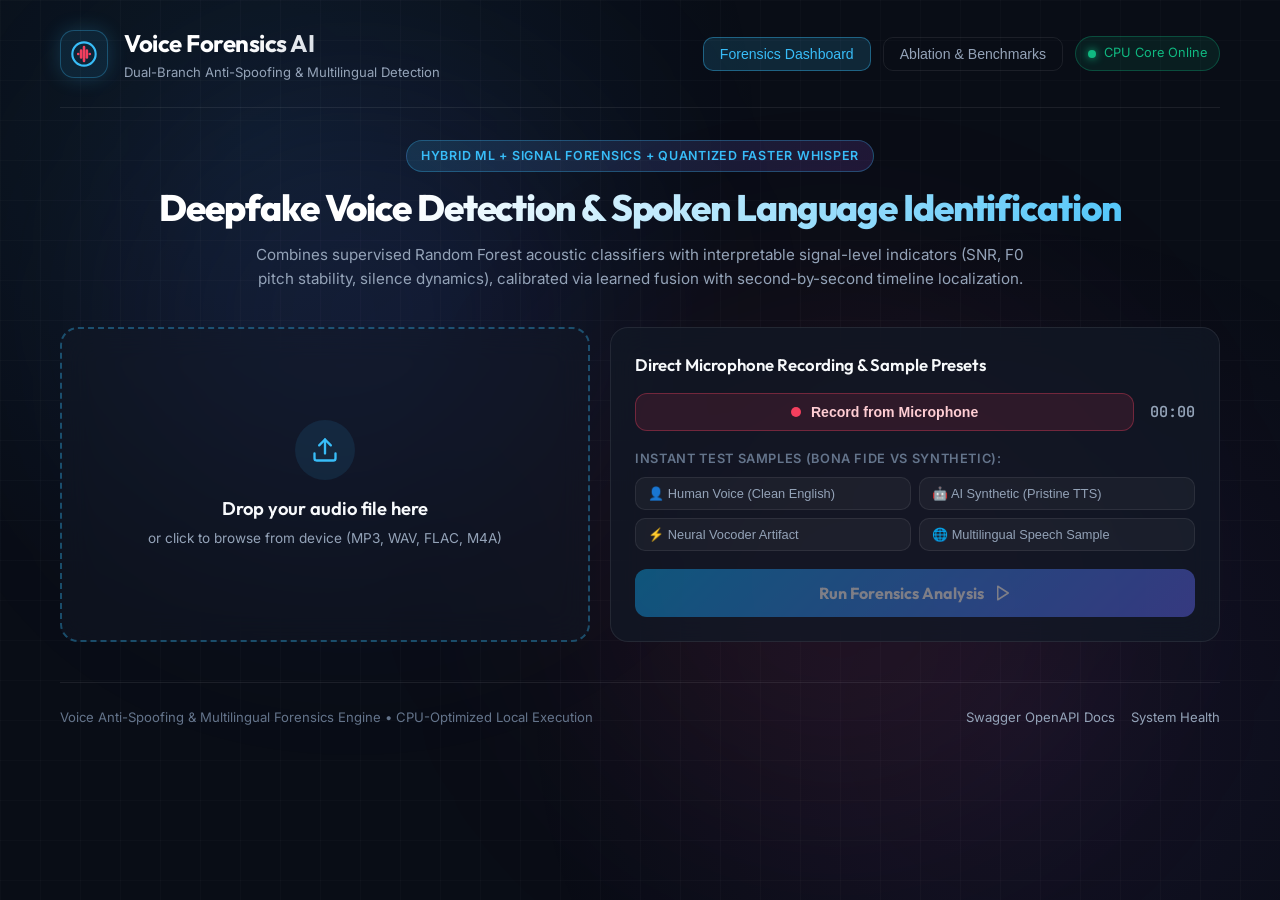
<file: static/index.html>
<!DOCTYPE html>
<html lang="en">

<head>
    <meta charset="UTF-8">
    <meta name="viewport" content="width=device-width, initial-scale=1.0">
    <title>Voice Anti-Spoofing & Multilingual Forensics AI</title>
    <meta name="description"
        content="Lightweight dual-branch voice forensics system combining supervised machine learning, interpretable signal acoustics, learned fusion, and multilingual language identification.">
    <link rel="preconnect" href="https://fonts.googleapis.com">
    <link rel="preconnect" href="https://fonts.gstatic.com" crossorigin>
    <link href="https://fonts.googleapis.com/css2?family=Inter:wght@300;400;500;600;700;800&family=JetBrains+Mono:wght@400;500;600&family=Outfit:wght@500;600;700;800&display=swap"
        rel="stylesheet">
    <link rel="stylesheet" href="/static/styles.css">
</head>

<body>
    <!-- Dynamic Ambient Glowing Backgrounds -->
    <div class="bg-gradient"></div>
    <div class="bg-grid"></div>
    <div class="bg-glow bg-glow-1"></div>
    <div class="bg-glow bg-glow-2"></div>

    <div class="container">
        <!-- Header -->
        <header class="header">
            <div class="logo">
                <div class="logo-icon-wrapper">
                    <svg class="logo-icon" viewBox="0 0 24 24" fill="none" xmlns="http://www.w3.org/2000/svg">
                        <path d="M12 2C6.48 2 2 6.48 2 12C2 17.52 6.48 22 12 22C17.52 22 22 17.52 22 12C22 6.48 17.52 2 12 2Z"
                            stroke="url(#grad1)" stroke-width="1.8" />
                        <path d="M7 12V12.01M9.5 9V15M12 6V18M14.5 9V15M17 12V12.01"
                            stroke="url(#grad2)" stroke-width="2.2" stroke-linecap="round" />
                        <defs>
                            <linearGradient id="grad1" x1="2" y1="2" x2="22" y2="22">
                                <stop offset="0%" stop-color="#38bdf8" />
                                <stop offset="100%" stop-color="#818cf8" />
                            </linearGradient>
                            <linearGradient id="grad2" x1="7" y1="6" x2="17" y2="18">
                                <stop offset="0%" stop-color="#f43f5e" />
                                <stop offset="100%" stop-color="#a855f7" />
                            </linearGradient>
                        </defs>
                    </svg>
                </div>
                <div>
                    <h1 class="logo-title">Voice Forensics AI</h1>
                    <p class="logo-subtitle">Dual-Branch Anti-Spoofing & Multilingual Detection</p>
                </div>
            </div>
            <div class="header-actions">
                <button class="nav-tab active" id="tabForensics">Forensics Dashboard</button>
                <button class="nav-tab" id="tabAblation">Ablation & Benchmarks</button>
                <div class="status-badge" id="apiStatusBadge">
                    <span class="status-dot"></span>
                    <span class="status-text">CPU Core Online</span>
                </div>
            </div>
        </header>

        <!-- FORENSICS VIEW -->
        <main id="forensicsView">
            <!-- Hero -->
            <section class="hero">
                <div class="hero-chip">Hybrid ML + Signal Forensics + Quantized Faster Whisper</div>
                <h2 class="hero-title">Deepfake Voice Detection & Spoken Language Identification</h2>
                <p class="hero-subtitle">
                    Combines supervised Random Forest acoustic classifiers with interpretable signal-level indicators
                    (SNR, F0 pitch stability, silence dynamics), calibrated via learned fusion with second-by-second timeline localization.
                </p>
            </section>

            <!-- Audio Input Panel -->
            <section class="input-grid">
                <!-- Drop & File Upload Card -->
                <div class="card upload-card" id="uploadArea">
                    <input type="file" id="audioFileInput" accept="audio/*,.wav,.mp3,.flac,.m4a,.ogg" hidden>
                    <div class="upload-inner">
                        <div class="upload-icon-circle">
                            <svg viewBox="0 0 24 24" fill="none" stroke="currentColor" stroke-width="2" stroke-linecap="round" stroke-linejoin="round">
                                <path d="M21 15v4a2 2 0 0 1-2 2H5a2 2 0 0 1-2-2v-4"></path>
                                <polyline points="17 8 12 3 7 8"></polyline>
                                <line x1="12" y1="3" x2="12" y2="15"></line>
                            </svg>
                        </div>
                        <h3 class="upload-heading">Drop your audio file here</h3>
                        <p class="upload-desc">or click to browse from device (MP3, WAV, FLAC, M4A)</p>
                    </div>

                    <div class="file-loaded-banner" id="fileLoadedBanner" style="display: none;">
                        <div class="file-info-col">
                            <span class="file-name-text" id="loadedFileName">sample.wav</span>
                            <span class="file-size-text" id="loadedFileSize">0.0 MB</span>
                        </div>
                        <button class="btn-icon-clear" id="btnClearFile" title="Clear selection">✕</button>
                    </div>
                </div>

                <!-- Record & Presets Card -->
                <div class="card tools-card">
                    <h3 class="tools-title">Direct Microphone Recording & Sample Presets</h3>
                    <div class="mic-recorder-box">
                        <button class="btn-mic" id="btnRecordMic">
                            <span class="mic-dot"></span>
                            <span id="recordBtnText">Record from Microphone</span>
                        </button>
                        <span class="record-timer" id="recordTimer">00:00</span>
                    </div>

                    <div class="presets-section">
                        <label class="presets-label">Instant Test Samples (Bona Fide vs Synthetic):</label>
                        <div class="presets-grid">
                            <button class="btn-preset" data-preset="human_clean">👤 Human Voice (Clean English)</button>
                            <button class="btn-preset" data-preset="ai_synth">🤖 AI Synthetic (Pristine TTS)</button>
                            <button class="btn-preset" data-preset="ai_vocoder">⚡ Neural Vocoder Artifact</button>
                            <button class="btn-preset" data-preset="human_conv">🌐 Multilingual Speech Sample</button>
                        </div>
                    </div>

                    <button class="btn-analyze-action" id="btnAnalyze" disabled>
                        <span>Run Forensics Analysis</span>
                        <svg viewBox="0 0 24 24" fill="none" stroke="currentColor" stroke-width="2" stroke-linecap="round" stroke-linejoin="round">
                            <polygon points="5 3 19 12 5 21 5 3"></polygon>
                        </svg>
                    </button>
                </div>
            </section>

            <!-- Loading Spinner State -->
            <div class="loading-state-card card" id="loadingCard" style="display: none;">
                <div class="forensics-loader">
                    <div class="loader-pulse"></div>
                    <div class="loader-ring"></div>
                </div>
                <h3 class="loading-state-title">Processing Dual-Branch Forensics Pipeline...</h3>
                <p class="loading-state-desc" id="loadingStatusDesc">Extracting 44-dim acoustic features, estimating SNR/F0, and running Faster Whisper language identification</p>
            </div>

            <!-- RESULTS DASHBOARD -->
            <section class="results-container" id="resultsSection" style="display: none;">
                <!-- Main Verdict Banner -->
                <div class="card verdict-card" id="verdictCard">
                    <div class="verdict-primary">
                        <div class="verdict-pill" id="verdictPill">
                            <span class="verdict-dot"></span>
                            <span id="verdictPillText">BONA FIDE HUMAN</span>
                        </div>
                        <h2 class="verdict-title" id="verdictTitle">Authentic Human Speech</h2>
                        <p class="verdict-summary" id="verdictSummary">Acoustic and spectral features are consistent with natural human vocal dynamics.</p>
                        <div class="verdict-meta-row">
                            <span class="meta-tag">Confidence: <b id="verdictConfidence">92.4%</b> (<span id="verdictConfLevel">HIGH</span>)</span>
                            <span class="meta-tag">Processing Latency: <b id="verdictLatency">142 ms</b></span>
                            <span class="meta-tag">Engine: <b id="verdictEngine">Learned Fusion (RF + Acoustics)</b></span>
                        </div>
                    </div>

                    <div class="verdict-gauges">
                        <div class="gauge-box">
                            <div class="gauge-circle" id="riskGaugeCircle">
                                <span class="gauge-value" id="riskGaugeValue">12%</span>
                            </div>
                            <span class="gauge-label">Deepfake Risk Score</span>
                        </div>
                    </div>
                </div>

                <!-- Three Branch Metrics Columns -->
                <div class="branches-grid">
                    <!-- Branch 1: Supervised ML Classifier -->
                    <div class="card branch-card">
                        <div class="branch-header">
                            <div class="branch-tag ml-tag">Branch 1: Supervised ML</div>
                            <h4 class="branch-name">Random Forest Classifier</h4>
                        </div>
                        <div class="branch-stat-row">
                            <span class="stat-name">AI Pattern Probability</span>
                            <span class="stat-value" id="mlProbValue">12.5%</span>
                        </div>
                        <div class="stat-bar-track">
                            <div class="stat-bar-fill ml-fill" id="mlProbBar" style="width: 12.5%;"></div>
                        </div>
                        <div class="subfeatures-list">
                            <div class="subfeature-item">
                                <span>MFCC Acoustic Spectrum:</span>
                                <b>13 Coefficients (μ, σ)</b>
                            </div>
                            <div class="subfeature-item">
                                <span>Spectral Contrast:</span>
                                <b>6 Frequency Bands</b>
                            </div>
                            <div class="subfeature-item">
                                <span>Spectral Flatness:</span>
                                <b id="mlFlatnessValue">0.042</b>
                            </div>
                        </div>
                    </div>

                    <!-- Branch 2: Interpretable Signal Acoustics -->
                    <div class="card branch-card">
                        <div class="branch-header">
                            <div class="branch-tag acoustic-tag">Branch 2: Signal Acoustics</div>
                            <h4 class="branch-name">Physical Acoustic Indicators</h4>
                        </div>
                        <div class="branch-stat-row">
                            <span class="stat-name">Estimated SNR</span>
                            <span class="stat-value" id="acousticSnrValue">24.8 dB</span>
                        </div>
                        <div class="subfeatures-list">
                            <div class="subfeature-item">
                                <span>Fundamental F0 Pitch:</span>
                                <b id="pitchMeanStd">185.2 Hz (±42.1 Hz)</b>
                            </div>
                            <div class="subfeature-item">
                                <span>Pitch Stability Index:</span>
                                <b id="pitchStabilityVal">0.18 (Natural)</b>
                            </div>
                            <div class="subfeature-item">
                                <span>Silence / Pause Ratio:</span>
                                <b id="silenceRatioVal">18.4%</b>
                            </div>
                            <div class="subfeature-item">
                                <span>Audio Quality Check:</span>
                                <b id="qualityCheckVal">HIGH</b>
                            </div>
                        </div>
                    </div>

                    <!-- Branch 3: Multilingual Faster Whisper -->
                    <div class="card branch-card">
                        <div class="branch-header">
                            <div class="branch-tag whisper-tag">Branch 3: Language ID</div>
                            <h4 class="branch-name">Pretrained Faster Whisper</h4>
                        </div>
                        <div class="branch-stat-row">
                            <span class="stat-name">Detected Language</span>
                            <span class="stat-value highlight-lang" id="detectedLangValue">English</span>
                        </div>
                        <div class="subfeatures-list">
                            <div class="subfeature-item">
                                <span>Model Architecture:</span>
                                <b>Quantized CPU (int8)</b>
                            </div>
                            <div class="subfeature-item">
                                <span>Language Confidence:</span>
                                <b id="langConfidenceVal">99.4%</b>
                            </div>
                            <div class="subfeature-item transcript-box">
                                <span>Preview Transcript:</span>
                                <p class="transcript-text" id="transcriptText">"Natural spoken speech transcription..."</p>
                            </div>
                        </div>
                    </div>
                </div>

                <!-- Second-by-Second Suspicious Timeline -->
                <div class="card timeline-card">
                    <div class="timeline-header">
                        <div>
                            <h3 class="timeline-title">Second-by-Second Suspicious Segment Timeline</h3>
                            <p class="timeline-subtitle">Local temporal window forensics (1-second intervals) showing suspicious segment localization</p>
                        </div>
                        <div class="timeline-legend">
                            <span class="legend-item"><span class="legend-color safe-color"></span> Human (<50% Risk)</span>
                            <span class="legend-item"><span class="legend-color suspicious-color"></span> Suspicious / AI (≥50% Risk)</span>
                        </div>
                    </div>

                    <!-- Timeline Bar Visualizer -->
                    <div class="timeline-track-container">
                        <div class="timeline-track" id="timelineTrack"></div>
                    </div>

                    <div class="segment-detail-hover" id="segmentHoverDetail" style="display: none;">
                        <span id="hoverTimeSpan">0.0s - 1.0s</span>: <b id="hoverVerdict">Human</b> (Risk: <span id="hoverRisk">14%</span>, SNR: <span id="hoverSnr">22dB</span>)
                    </div>
                </div>

                <!-- Forensic Explainability & Decision Insights -->
                <div class="card explainability-card">
                    <h3 class="explainability-title">
                        <svg viewBox="0 0 24 24" fill="none" stroke="currentColor" stroke-width="2" stroke-linecap="round" stroke-linejoin="round" class="section-icon">
                            <circle cx="12" cy="12" r="10"></circle>
                            <line x1="12" y1="16" x2="12" y2="12"></line>
                            <line x1="12" y1="8" x2="12.01" y2="8"></line>
                        </svg>
                        Forensic Evidence & Explainability Justification
                    </h3>
                    <ul class="explainability-list" id="explainabilityList"></ul>
                </div>
            </section>
        </main>

        <!-- ABLATION & BENCHMARKS VIEW -->
        <main id="ablationView" style="display: none;">
            <section class="hero">
                <div class="hero-chip">Research & Experimental Validation</div>
                <h2 class="hero-title">Ablation Study & Cross-Domain Generalization</h2>
                <p class="hero-subtitle">
                    Systematic evaluation of feature subsets, heuristic acoustic indicators, and learned logistic regression fusion
                    across the ASVspoof 2019 LA benchmark and In the Wild real-world dataset.
                </p>
            </section>

            <div class="card benchmark-card">
                <div class="benchmark-header">
                    <h3 class="benchmark-title">Ablation Experiment Comparison Table</h3>
                    <button class="btn-refresh-benchmarks" id="btnRefreshAblation">🔄 Re-evaluate Benchmarks</button>
                </div>

                <div class="table-responsive">
                    <table class="ablation-table">
                        <thead>
                            <tr>
                                <th>Config</th>
                                <th>System Architecture & Features</th>
                                <th>Classifier</th>
                                <th>Accuracy</th>
                                <th>ROC-AUC</th>
                                <th>Equal Error Rate (EER)</th>
                                <th>Status</th>
                            </tr>
                        </thead>
                        <tbody id="ablationTableBody">
                            <!-- Populated via script.js -->
                        </tbody>
                    </table>
                </div>

                <div class="ablation-notes-grid">
                    <div class="note-card">
                        <h4>Equal Error Rate (EER)</h4>
                        <p>Standard anti-spoofing metric measuring the operating threshold where False Acceptance Rate equals False Rejection Rate. Lower EER indicates superior separation.</p>
                    </div>
                    <div class="note-card">
                        <h4>Learned Fusion Advantage</h4>
                        <p>Replacing fixed heuristic weights with a calibrated Logistic Regression model ensures statistical weights adapt dynamically to both clean benchmarks and noisy real-world recordings.</p>
                    </div>
                    <div class="note-card">
                        <h4>Cross-Domain Robustness</h4>
                        <p>Evaluates generalization from ASVspoof 2019 to In the Wild online audio, mitigating dataset-specific spectral overfitting.</p>
                    </div>
                </div>
            </div>
        </main>

        <!-- Footer -->
        <footer class="footer">
            <p>Voice Anti-Spoofing & Multilingual Forensics Engine • CPU-Optimized Local Execution</p>
            <div class="footer-links">
                <a href="/docs" target="_blank">Swagger OpenAPI Docs</a>
                <a href="/health" target="_blank">System Health</a>
            </div>
        </footer>
    </div>

    <script src="/static/script.js"></script>
</body>

</html>
</file>
<file: static/styles.css>
/* Modern Glassmorphic Forensics Dashboard Styling */
:root {
    --bg-main: #090d16;
    --bg-card: rgba(18, 24, 38, 0.75);
    --bg-card-hover: rgba(26, 34, 52, 0.85);
    --border-color: rgba(255, 255, 255, 0.08);
    --border-glow: rgba(56, 189, 248, 0.25);
    
    --text-primary: #f8fafc;
    --text-secondary: #94a3b8;
    --text-muted: #64748b;

    --color-cyan: #38bdf8;
    --color-indigo: #6366f1;
    --color-purple: #a855f7;
    --color-emerald: #10b981;
    --color-rose: #f43f5e;
    --color-amber: #f59e0b;

    --font-heading: 'Outfit', sans-serif;
    --font-body: 'Inter', sans-serif;
    --font-mono: 'JetBrains Mono', monospace;
}

* {
    margin: 0;
    padding: 0;
    box-sizing: border-box;
}

body {
    background-color: var(--bg-main);
    color: var(--text-primary);
    font-family: var(--font-body);
    line-height: 1.6;
    min-height: 100vh;
    overflow-x: hidden;
    position: relative;
}

/* Background Ambient Lighting */
.bg-gradient {
    position: fixed;
    top: 0;
    left: 0;
    right: 0;
    bottom: 0;
    background: radial-gradient(circle at 20% 15%, rgba(56, 189, 248, 0.07) 0%, transparent 40%),
                radial-gradient(circle at 80% 80%, rgba(168, 85, 247, 0.07) 0%, transparent 40%);
    pointer-events: none;
    z-index: 0;
}

.bg-grid {
    position: fixed;
    top: 0;
    left: 0;
    width: 100%;
    height: 100%;
    background-image: linear-gradient(rgba(255, 255, 255, 0.02) 1px, transparent 1px),
                      linear-gradient(90deg, rgba(255, 255, 255, 0.02) 1px, transparent 1px);
    background-size: 40px 40px;
    pointer-events: none;
    z-index: 0;
}

.bg-glow {
    position: fixed;
    border-radius: 50%;
    filter: blur(120px);
    pointer-events: none;
    z-index: 0;
}

.bg-glow-1 {
    width: 450px;
    height: 450px;
    background: rgba(99, 102, 241, 0.12);
    top: 10%;
    left: 10%;
}

.bg-glow-2 {
    width: 500px;
    height: 500px;
    background: rgba(244, 63, 94, 0.08);
    bottom: 10%;
    right: 15%;
}

/* Layout Container */
.container {
    max-width: 1200px;
    margin: 0 auto;
    padding: 24px 20px;
    position: relative;
    z-index: 1;
}

/* Header */
.header {
    display: flex;
    justify-content: space-between;
    align-items: center;
    padding-bottom: 24px;
    border-bottom: 1px solid var(--border-color);
    margin-bottom: 32px;
}

.logo {
    display: flex;
    align-items: center;
    gap: 16px;
}

.logo-icon-wrapper {
    width: 48px;
    height: 48px;
    background: rgba(56, 189, 248, 0.1);
    border: 1px solid rgba(56, 189, 248, 0.3);
    border-radius: 14px;
    display: flex;
    align-items: center;
    justify-content: center;
    box-shadow: 0 0 20px rgba(56, 189, 248, 0.2);
}

.logo-icon {
    width: 28px;
    height: 28px;
}

.logo-title {
    font-family: var(--font-heading);
    font-size: 1.5rem;
    font-weight: 700;
    letter-spacing: -0.02em;
    background: linear-gradient(135deg, #ffffff 40%, #94a3b8 100%);
    -webkit-background-clip: text;
    -webkit-text-fill-color: transparent;
}

.logo-subtitle {
    font-size: 0.82rem;
    color: var(--text-secondary);
}

.header-actions {
    display: flex;
    align-items: center;
    gap: 12px;
}

.nav-tab {
    background: transparent;
    color: var(--text-secondary);
    border: 1px solid var(--border-color);
    padding: 8px 16px;
    border-radius: 10px;
    font-size: 0.88rem;
    font-weight: 500;
    cursor: pointer;
    transition: all 0.2s ease;
}

.nav-tab:hover {
    background: rgba(255, 255, 255, 0.05);
    color: var(--text-primary);
}

.nav-tab.active {
    background: rgba(56, 189, 248, 0.15);
    color: var(--color-cyan);
    border-color: rgba(56, 189, 248, 0.4);
}

.status-badge {
    display: flex;
    align-items: center;
    gap: 8px;
    background: rgba(16, 185, 129, 0.1);
    border: 1px solid rgba(16, 185, 129, 0.3);
    padding: 6px 12px;
    border-radius: 9999px;
    font-size: 0.8rem;
    color: var(--color-emerald);
}

.status-dot {
    width: 8px;
    height: 8px;
    background-color: var(--color-emerald);
    border-radius: 50%;
    box-shadow: 0 0 8px var(--color-emerald);
    animation: pulseDot 2s infinite;
}

@keyframes pulseDot {
    0%, 100% { opacity: 1; transform: scale(1); }
    50% { opacity: 0.5; transform: scale(0.8); }
}

/* Hero Section */
.hero {
    text-align: center;
    margin-bottom: 36px;
}

.hero-chip {
    display: inline-block;
    background: linear-gradient(135deg, rgba(56, 189, 248, 0.15), rgba(168, 85, 247, 0.15));
    border: 1px solid rgba(56, 189, 248, 0.3);
    color: var(--color-cyan);
    font-size: 0.78rem;
    font-weight: 600;
    text-transform: uppercase;
    letter-spacing: 0.06em;
    padding: 5px 14px;
    border-radius: 9999px;
    margin-bottom: 14px;
}

.hero-title {
    font-family: var(--font-heading);
    font-size: 2.3rem;
    font-weight: 800;
    letter-spacing: -0.03em;
    line-height: 1.2;
    margin-bottom: 12px;
    background: linear-gradient(135deg, #ffffff 30%, #38bdf8 100%);
    -webkit-background-clip: text;
    -webkit-text-fill-color: transparent;
}

.hero-subtitle {
    max-width: 780px;
    margin: 0 auto;
    font-size: 0.95rem;
    color: var(--text-secondary);
}

/* Cards System */
.card {
    background: var(--bg-card);
    backdrop-filter: blur(16px);
    -webkit-backdrop-filter: blur(16px);
    border: 1px solid var(--border-color);
    border-radius: 18px;
    padding: 24px;
    transition: all 0.3s ease;
}

.card:hover {
    border-color: rgba(255, 255, 255, 0.14);
}

/* Input Section */
.input-grid {
    display: grid;
    grid-template-columns: 1fr 1.15fr;
    gap: 20px;
    margin-bottom: 32px;
}

.upload-card {
    border: 2px dashed rgba(56, 189, 248, 0.35);
    display: flex;
    flex-direction: column;
    justify-content: center;
    align-items: center;
    text-align: center;
    cursor: pointer;
    background: rgba(18, 24, 38, 0.5);
    min-height: 250px;
    position: relative;
    overflow: hidden;
}

.upload-card:hover {
    border-color: var(--color-cyan);
    background: rgba(56, 189, 248, 0.05);
}

.upload-icon-circle {
    width: 60px;
    height: 60px;
    background: rgba(56, 189, 248, 0.1);
    color: var(--color-cyan);
    border-radius: 50%;
    display: flex;
    align-items: center;
    justify-content: center;
    margin: 0 auto 14px;
}

.upload-icon-circle svg {
    width: 28px;
    height: 28px;
}

.upload-heading {
    font-family: var(--font-heading);
    font-size: 1.15rem;
    font-weight: 600;
    margin-bottom: 4px;
}

.upload-desc {
    font-size: 0.85rem;
    color: var(--text-secondary);
}

.file-loaded-banner {
    display: flex;
    justify-content: space-between;
    align-items: center;
    width: 100%;
    padding: 14px 18px;
    background: rgba(56, 189, 248, 0.12);
    border: 1px solid rgba(56, 189, 248, 0.4);
    border-radius: 12px;
}

.file-info-col {
    display: flex;
    flex-direction: column;
    text-align: left;
}

.file-name-text {
    font-size: 0.92rem;
    font-weight: 600;
    color: #ffffff;
}

.file-size-text {
    font-size: 0.78rem;
    color: var(--color-cyan);
    font-family: var(--font-mono);
}

.btn-icon-clear {
    background: transparent;
    border: none;
    color: var(--text-secondary);
    font-size: 1.1rem;
    cursor: pointer;
    padding: 4px 8px;
}

.btn-icon-clear:hover {
    color: var(--color-rose);
}

/* Tools Card (Mic & Presets) */
.tools-card {
    display: flex;
    flex-direction: column;
    justify-content: space-between;
}

.tools-title {
    font-family: var(--font-heading);
    font-size: 1.05rem;
    font-weight: 600;
    margin-bottom: 14px;
}

.mic-recorder-box {
    display: flex;
    align-items: center;
    gap: 16px;
    margin-bottom: 18px;
}

.btn-mic {
    flex: 1;
    display: flex;
    align-items: center;
    justify-content: center;
    gap: 10px;
    background: rgba(244, 63, 94, 0.12);
    border: 1px solid rgba(244, 63, 94, 0.35);
    color: #fecdd3;
    padding: 10px 18px;
    border-radius: 12px;
    font-size: 0.88rem;
    font-weight: 600;
    cursor: pointer;
    transition: all 0.2s ease;
}

.btn-mic:hover {
    background: rgba(244, 63, 94, 0.22);
}

.btn-mic.recording {
    background: var(--color-rose);
    color: #ffffff;
    box-shadow: 0 0 20px rgba(244, 63, 94, 0.6);
}

.mic-dot {
    width: 10px;
    height: 10px;
    background-color: var(--color-rose);
    border-radius: 50%;
}

.btn-mic.recording .mic-dot {
    background-color: #ffffff;
    animation: pulseDot 1s infinite;
}

.record-timer {
    font-family: var(--font-mono);
    font-size: 0.95rem;
    font-weight: 600;
    color: var(--text-secondary);
}

/* Preset Buttons */
.presets-section {
    margin-bottom: 18px;
}

.presets-label {
    display: block;
    font-size: 0.8rem;
    color: var(--text-muted);
    margin-bottom: 8px;
    text-transform: uppercase;
    letter-spacing: 0.05em;
    font-weight: 600;
}

.presets-grid {
    display: grid;
    grid-template-columns: 1fr 1fr;
    gap: 8px;
}

.btn-preset {
    background: rgba(255, 255, 255, 0.04);
    border: 1px solid var(--border-color);
    color: var(--text-secondary);
    padding: 8px 12px;
    border-radius: 10px;
    font-size: 0.8rem;
    text-align: left;
    cursor: pointer;
    transition: all 0.2s ease;
    white-space: nowrap;
    overflow: hidden;
    text-overflow: ellipsis;
}

.btn-preset:hover {
    background: rgba(255, 255, 255, 0.09);
    color: var(--text-primary);
    border-color: rgba(56, 189, 248, 0.4);
}

.btn-analyze-action {
    display: flex;
    align-items: center;
    justify-content: center;
    gap: 10px;
    width: 100%;
    padding: 14px;
    background: linear-gradient(135deg, #0ea5e9 0%, #6366f1 100%);
    color: #ffffff;
    border: none;
    border-radius: 12px;
    font-family: var(--font-heading);
    font-size: 1rem;
    font-weight: 700;
    cursor: pointer;
    box-shadow: 0 4px 20px rgba(14, 165, 233, 0.35);
    transition: all 0.25s ease;
}

.btn-analyze-action svg {
    width: 18px;
    height: 18px;
}

.btn-analyze-action:hover:not(:disabled) {
    transform: translateY(-2px);
    box-shadow: 0 6px 25px rgba(14, 165, 233, 0.5);
}

.btn-analyze-action:disabled {
    opacity: 0.45;
    cursor: not-allowed;
    transform: none;
    box-shadow: none;
}

/* Loading State Card */
.loading-state-card {
    text-align: center;
    padding: 48px 24px;
    margin-bottom: 32px;
}

.forensics-loader {
    position: relative;
    width: 70px;
    height: 70px;
    margin: 0 auto 20px;
}

.loader-pulse {
    position: absolute;
    width: 100%;
    height: 100%;
    border-radius: 50%;
    background: rgba(56, 189, 248, 0.2);
    animation: ping 1.8s cubic-bezier(0, 0, 0.2, 1) infinite;
}

.loader-ring {
    position: absolute;
    width: 100%;
    height: 100%;
    border-radius: 50%;
    border: 3px solid transparent;
    border-top-color: var(--color-cyan);
    border-right-color: var(--color-purple);
    animation: spin 1s linear infinite;
}

@keyframes ping {
    75%, 100% {
        transform: scale(1.6);
        opacity: 0;
    }
}

@keyframes spin {
    to { transform: rotate(360deg); }
}

.loading-state-title {
    font-family: var(--font-heading);
    font-size: 1.3rem;
    font-weight: 700;
    margin-bottom: 6px;
}

.loading-state-desc {
    font-size: 0.9rem;
    color: var(--text-secondary);
}

/* RESULTS DASHBOARD */
.results-container {
    display: flex;
    flex-direction: column;
    gap: 24px;
}

/* Verdict Card */
.verdict-card {
    display: flex;
    justify-content: space-between;
    align-items: center;
    border: 1px solid var(--border-glow);
    background: linear-gradient(135deg, rgba(18, 24, 38, 0.9) 0%, rgba(15, 23, 42, 0.9) 100%);
    box-shadow: 0 8px 32px rgba(0, 0, 0, 0.4);
}

.verdict-card.human-verdict {
    border-color: rgba(16, 185, 129, 0.4);
    box-shadow: 0 0 40px rgba(16, 185, 129, 0.15);
}

.verdict-card.ai-verdict {
    border-color: rgba(244, 63, 94, 0.5);
    box-shadow: 0 0 40px rgba(244, 63, 94, 0.2);
}

.verdict-pill {
    display: inline-flex;
    align-items: center;
    gap: 8px;
    padding: 6px 14px;
    border-radius: 9999px;
    font-size: 0.78rem;
    font-weight: 700;
    letter-spacing: 0.06em;
    text-transform: uppercase;
    margin-bottom: 12px;
}

.human-pill {
    background: rgba(16, 185, 129, 0.15);
    border: 1px solid rgba(16, 185, 129, 0.4);
    color: #34d399;
}

.human-pill .verdict-dot {
    width: 8px;
    height: 8px;
    background: #34d399;
    border-radius: 50%;
    box-shadow: 0 0 8px #34d399;
}

.ai-pill {
    background: rgba(244, 63, 94, 0.15);
    border: 1px solid rgba(244, 63, 94, 0.5);
    color: #fb7185;
}

.ai-pill .verdict-dot {
    width: 8px;
    height: 8px;
    background: #fb7185;
    border-radius: 50%;
    box-shadow: 0 0 8px #fb7185;
}

.verdict-title {
    font-family: var(--font-heading);
    font-size: 1.8rem;
    font-weight: 800;
    margin-bottom: 6px;
}

.verdict-summary {
    color: var(--text-secondary);
    font-size: 0.95rem;
    margin-bottom: 16px;
    max-width: 650px;
}

.verdict-meta-row {
    display: flex;
    flex-wrap: wrap;
    gap: 16px;
}

.meta-tag {
    font-size: 0.82rem;
    color: var(--text-muted);
}

.meta-tag b {
    color: var(--text-primary);
}

.verdict-gauges {
    display: flex;
    gap: 20px;
}

.gauge-box {
    display: flex;
    flex-direction: column;
    align-items: center;
}

.gauge-circle {
    width: 100px;
    height: 100px;
    border-radius: 50%;
    border: 6px solid rgba(255, 255, 255, 0.1);
    display: flex;
    align-items: center;
    justify-content: center;
    margin-bottom: 8px;
    transition: all 0.5s ease;
}

.gauge-circle.risk-low {
    border-color: var(--color-emerald);
    box-shadow: 0 0 20px rgba(16, 185, 129, 0.3);
}

.gauge-circle.risk-high {
    border-color: var(--color-rose);
    box-shadow: 0 0 20px rgba(244, 63, 94, 0.4);
}

.gauge-value {
    font-family: var(--font-heading);
    font-size: 1.5rem;
    font-weight: 800;
}

.gauge-label {
    font-size: 0.78rem;
    color: var(--text-muted);
    text-transform: uppercase;
    font-weight: 600;
}

/* Branches Grid */
.branches-grid {
    display: grid;
    grid-template-columns: repeat(3, 1fr);
    gap: 20px;
}

.branch-card {
    display: flex;
    flex-direction: column;
}

.branch-header {
    margin-bottom: 16px;
}

.branch-tag {
    display: inline-block;
    font-size: 0.72rem;
    font-weight: 700;
    text-transform: uppercase;
    letter-spacing: 0.05em;
    padding: 3px 10px;
    border-radius: 6px;
    margin-bottom: 6px;
}

.ml-tag { background: rgba(56, 189, 248, 0.15); color: var(--color-cyan); }
.acoustic-tag { background: rgba(168, 85, 247, 0.15); color: var(--color-purple); }
.whisper-tag { background: rgba(16, 185, 129, 0.15); color: var(--color-emerald); }

.branch-name {
    font-family: var(--font-heading);
    font-size: 1.1rem;
    font-weight: 700;
}

.branch-stat-row {
    display: flex;
    justify-content: space-between;
    align-items: center;
    margin-bottom: 8px;
}

.stat-name {
    font-size: 0.85rem;
    color: var(--text-secondary);
}

.stat-value {
    font-family: var(--font-heading);
    font-size: 1.2rem;
    font-weight: 800;
}

.highlight-lang {
    color: var(--color-emerald);
}

.stat-bar-track {
    width: 100%;
    height: 6px;
    background: rgba(255, 255, 255, 0.08);
    border-radius: 9999px;
    overflow: hidden;
    margin-bottom: 16px;
}

.stat-bar-fill {
    height: 100%;
    border-radius: 9999px;
    transition: width 0.6s ease;
}

.ml-fill { background: linear-gradient(90deg, #38bdf8, #6366f1); }

.subfeatures-list {
    display: flex;
    flex-direction: column;
    gap: 10px;
    border-top: 1px solid var(--border-color);
    padding-top: 14px;
}

.subfeature-item {
    display: flex;
    justify-content: space-between;
    font-size: 0.82rem;
    color: var(--text-secondary);
}

.subfeature-item b {
    color: var(--text-primary);
    font-family: var(--font-mono);
}

.transcript-box {
    flex-direction: column;
    gap: 4px;
}

.transcript-text {
    font-size: 0.82rem;
    color: #cbd5e1;
    background: rgba(0, 0, 0, 0.25);
    padding: 8px 12px;
    border-radius: 8px;
    border-left: 3px solid var(--color-emerald);
    font-style: italic;
    max-height: 70px;
    overflow-y: auto;
}

/* Timeline Section */
.timeline-card {
    display: flex;
    flex-direction: column;
    gap: 16px;
}

.timeline-header {
    display: flex;
    justify-content: space-between;
    align-items: center;
}

.timeline-title {
    font-family: var(--font-heading);
    font-size: 1.15rem;
    font-weight: 700;
}

.timeline-subtitle {
    font-size: 0.82rem;
    color: var(--text-secondary);
}

.timeline-legend {
    display: flex;
    gap: 16px;
    font-size: 0.78rem;
    color: var(--text-secondary);
}

.legend-item {
    display: flex;
    align-items: center;
    gap: 6px;
}

.legend-color {
    width: 10px;
    height: 10px;
    border-radius: 3px;
}

.safe-color { background-color: var(--color-emerald); }
.suspicious-color { background-color: var(--color-rose); }

.timeline-track-container {
    width: 100%;
    overflow-x: auto;
    padding: 8px 0;
}

.timeline-track {
    display: flex;
    gap: 3px;
    min-height: 48px;
    background: rgba(0, 0, 0, 0.3);
    border-radius: 10px;
    padding: 6px;
}

.timeline-seg-block {
    flex: 1;
    min-width: 32px;
    height: 36px;
    border-radius: 6px;
    cursor: pointer;
    transition: all 0.2s ease;
    display: flex;
    align-items: center;
    justify-content: center;
    font-family: var(--font-mono);
    font-size: 0.7rem;
    font-weight: 600;
    color: rgba(255, 255, 255, 0.9);
}

.timeline-seg-block.seg-safe {
    background: rgba(16, 185, 129, 0.45);
    border: 1px solid rgba(16, 185, 129, 0.7);
}

.timeline-seg-block.seg-safe:hover {
    background: var(--color-emerald);
    transform: translateY(-2px);
}

.timeline-seg-block.seg-ai {
    background: rgba(244, 63, 94, 0.55);
    border: 1px solid rgba(244, 63, 94, 0.8);
}

.timeline-seg-block.seg-ai:hover {
    background: var(--color-rose);
    transform: translateY(-2px);
}

.segment-detail-hover {
    background: rgba(0, 0, 0, 0.4);
    padding: 10px 16px;
    border-radius: 8px;
    font-size: 0.85rem;
    color: var(--text-secondary);
}

.segment-detail-hover b {
    color: var(--text-primary);
}

/* Explainability */
.explainability-card {
    border-left: 4px solid var(--color-cyan);
}

.explainability-title {
    display: flex;
    align-items: center;
    gap: 10px;
    font-family: var(--font-heading);
    font-size: 1.15rem;
    font-weight: 700;
    margin-bottom: 14px;
}

.section-icon {
    width: 20px;
    height: 20px;
    color: var(--color-cyan);
}

.explainability-list {
    list-style: none;
    display: flex;
    flex-direction: column;
    gap: 8px;
}

.explainability-list li {
    position: relative;
    padding-left: 20px;
    font-size: 0.88rem;
    color: #cbd5e1;
}

.explainability-list li::before {
    content: "▹";
    position: absolute;
    left: 0;
    color: var(--color-cyan);
    font-weight: bold;
}

/* ABLATION VIEW & TABLES */
.benchmark-card {
    margin-bottom: 32px;
}

.benchmark-header {
    display: flex;
    justify-content: space-between;
    align-items: center;
    margin-bottom: 20px;
}

.benchmark-title {
    font-family: var(--font-heading);
    font-size: 1.25rem;
    font-weight: 700;
}

.btn-refresh-benchmarks {
    background: rgba(56, 189, 248, 0.12);
    border: 1px solid rgba(56, 189, 248, 0.3);
    color: var(--color-cyan);
    padding: 8px 14px;
    border-radius: 8px;
    font-size: 0.82rem;
    font-weight: 600;
    cursor: pointer;
}

.table-responsive {
    overflow-x: auto;
    margin-bottom: 24px;
}

.ablation-table {
    width: 100%;
    border-collapse: collapse;
    font-size: 0.88rem;
}

.ablation-table th {
    background: rgba(255, 255, 255, 0.04);
    color: var(--text-secondary);
    text-align: left;
    padding: 12px 16px;
    border-bottom: 1px solid var(--border-color);
    font-weight: 600;
}

.ablation-table td {
    padding: 14px 16px;
    border-bottom: 1px solid rgba(255, 255, 255, 0.04);
    color: var(--text-primary);
}

.ablation-table tr:hover td {
    background: rgba(255, 255, 255, 0.02);
}

.config-badge {
    display: inline-block;
    padding: 3px 8px;
    border-radius: 6px;
    font-family: var(--font-mono);
    font-weight: 700;
    font-size: 0.78rem;
    background: rgba(255, 255, 255, 0.08);
}

.badge-proposed {
    background: rgba(56, 189, 248, 0.2);
    color: var(--color-cyan);
    border: 1px solid rgba(56, 189, 248, 0.4);
}

.ablation-notes-grid {
    display: grid;
    grid-template-columns: repeat(3, 1fr);
    gap: 16px;
}

.note-card {
    background: rgba(0, 0, 0, 0.2);
    border: 1px solid var(--border-color);
    padding: 16px;
    border-radius: 12px;
}

.note-card h4 {
    font-family: var(--font-heading);
    font-size: 0.95rem;
    font-weight: 700;
    margin-bottom: 6px;
    color: var(--color-cyan);
}

.note-card p {
    font-size: 0.82rem;
    color: var(--text-secondary);
}

/* Footer */
.footer {
    display: flex;
    justify-content: space-between;
    align-items: center;
    border-top: 1px solid var(--border-color);
    padding-top: 24px;
    margin-top: 40px;
    font-size: 0.82rem;
    color: var(--text-muted);
}

.footer-links {
    display: flex;
    gap: 16px;
}

.footer-links a {
    color: var(--text-secondary);
    text-decoration: none;
}

.footer-links a:hover {
    color: var(--color-cyan);
}

/* Responsive */
@media (max-width: 900px) {
    .input-grid {
        grid-template-columns: 1fr;
    }
    .branches-grid {
        grid-template-columns: 1fr;
    }
    .ablation-notes-grid {
        grid-template-columns: 1fr;
    }
    .verdict-card {
        flex-direction: column;
        gap: 20px;
        align-items: flex-start;
    }
}
</file>
